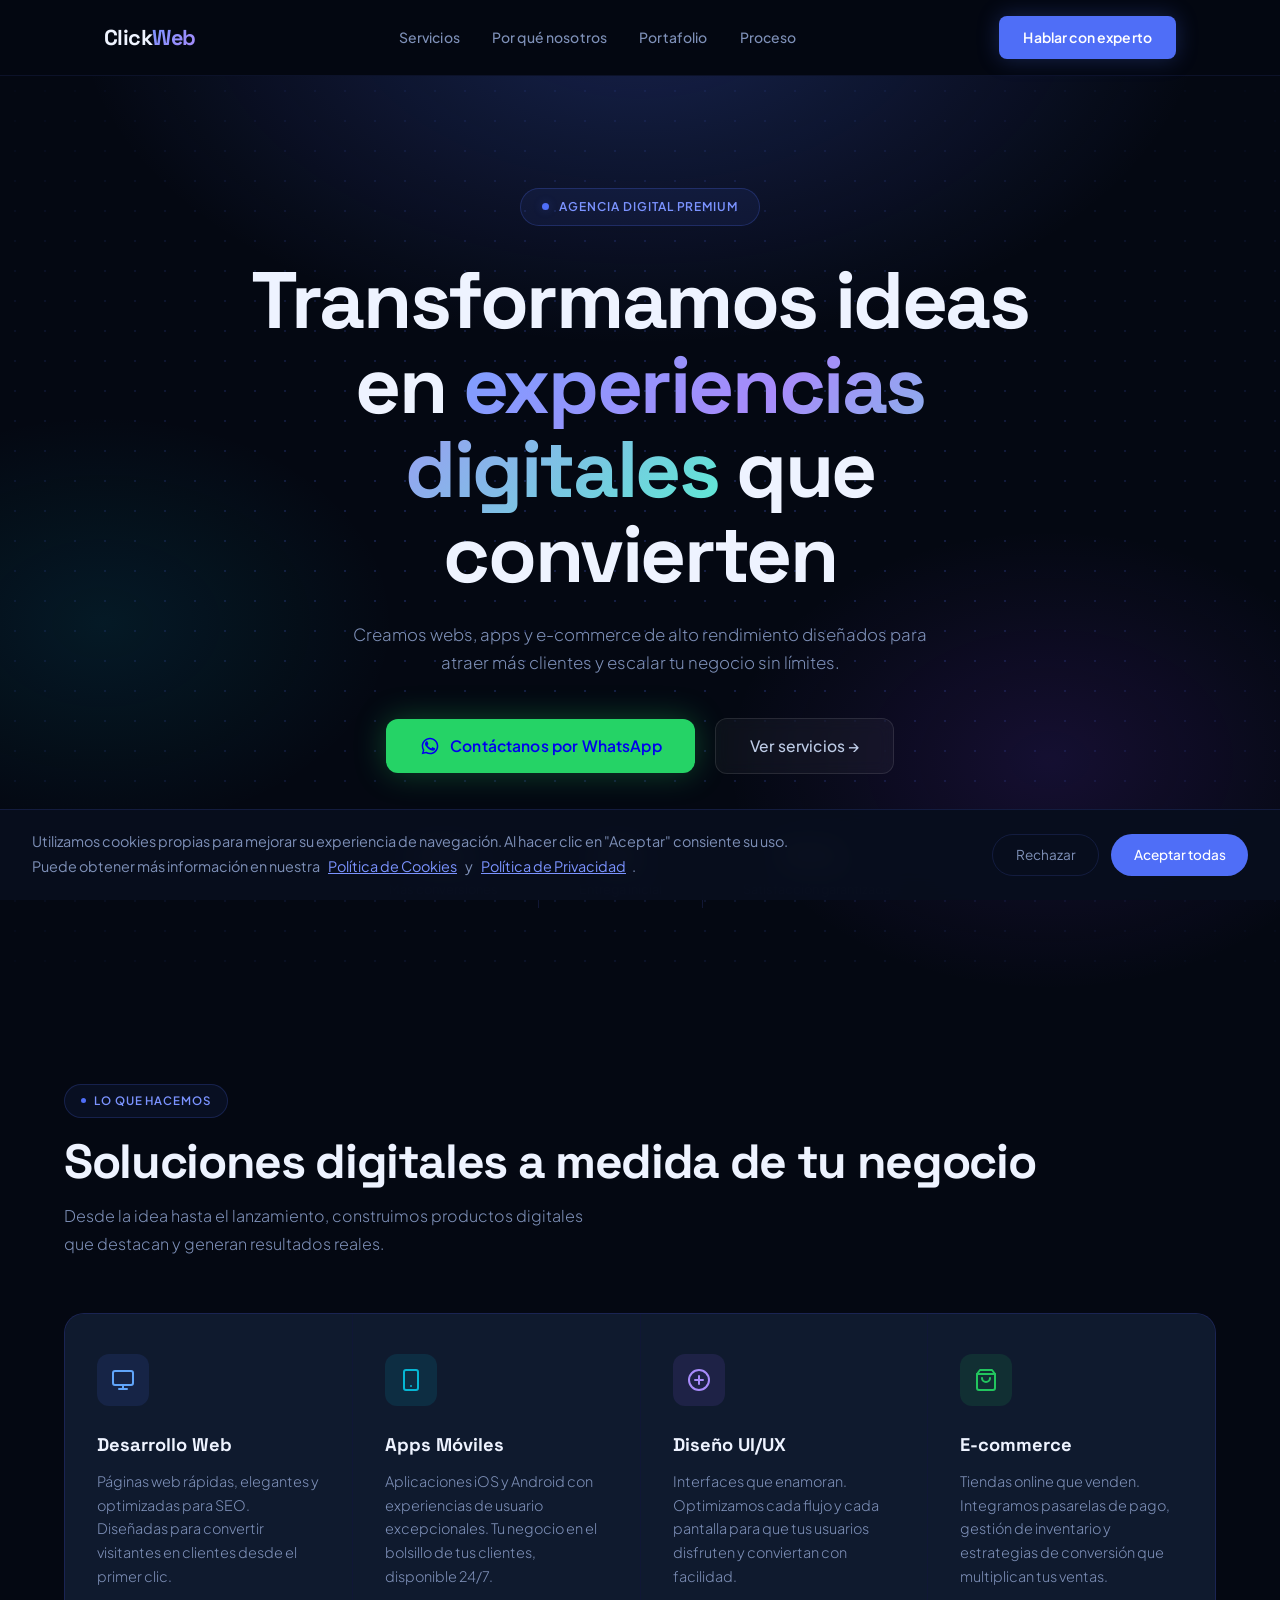
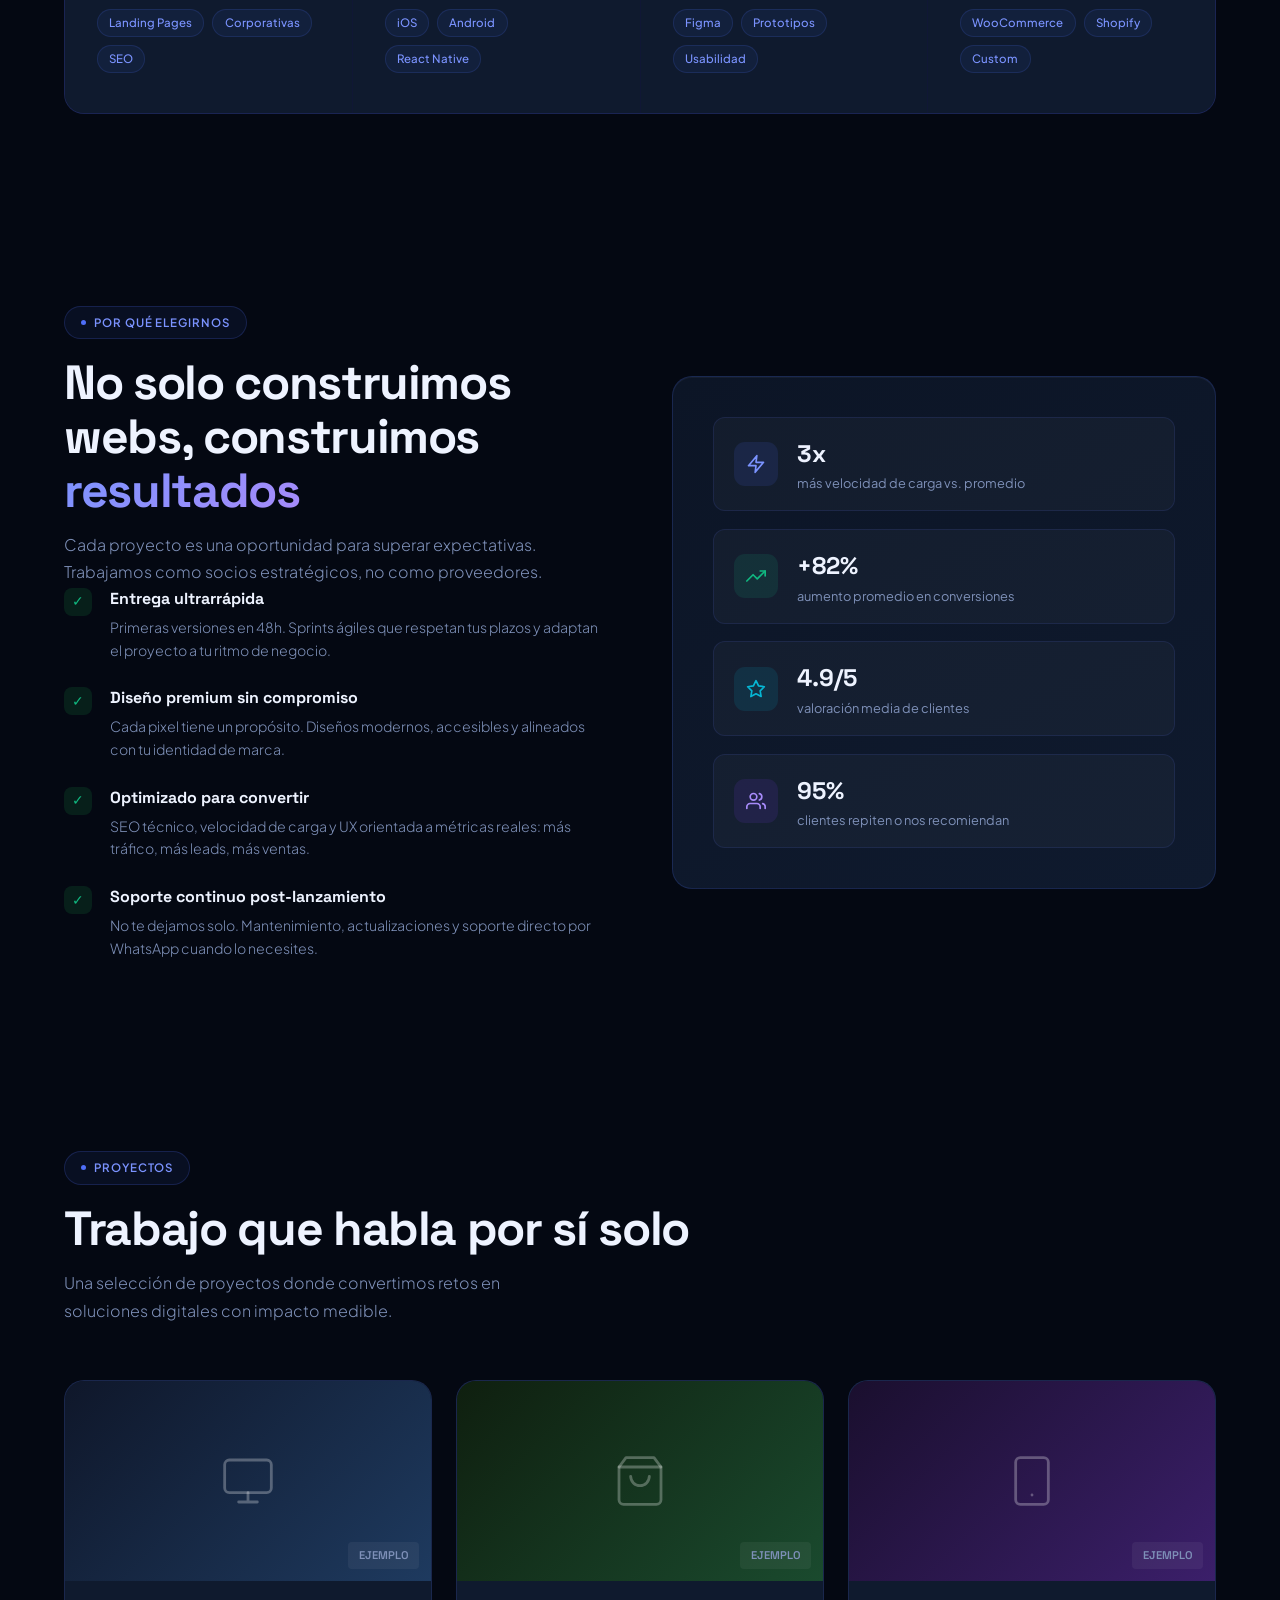
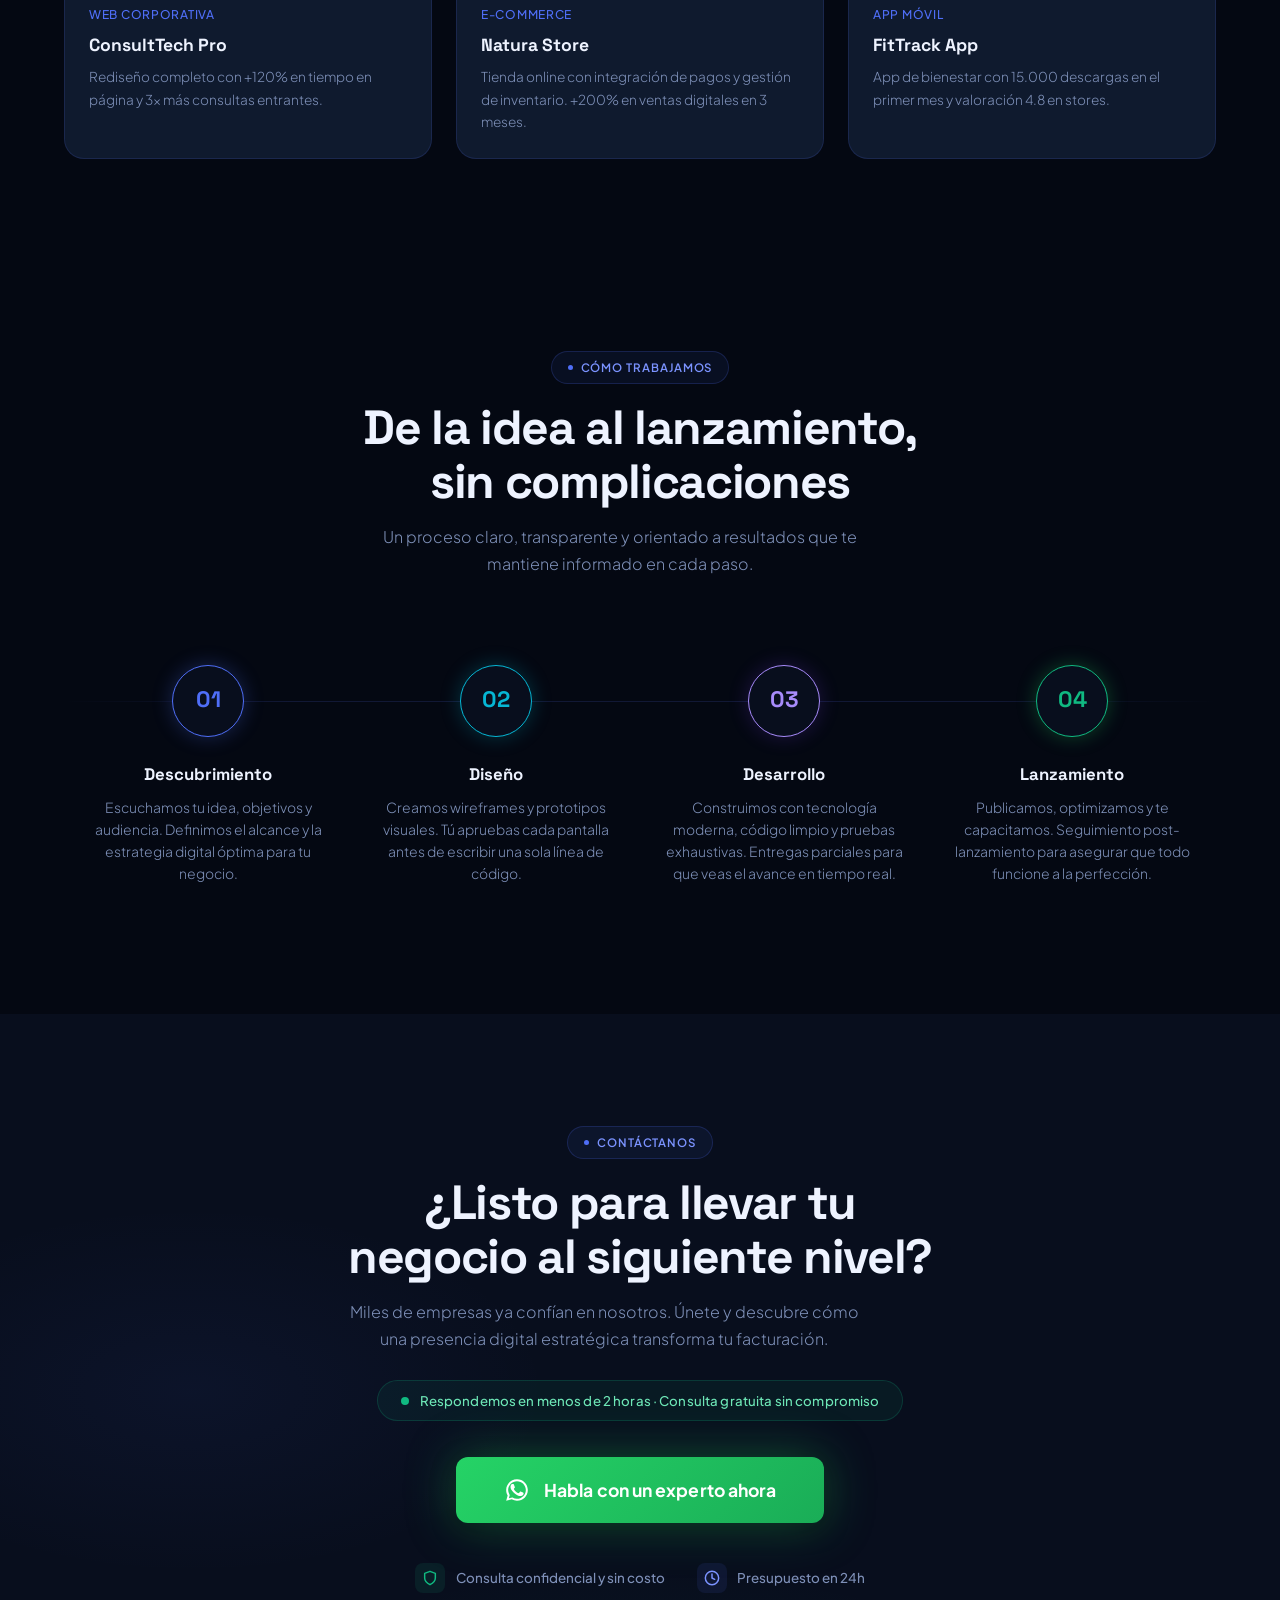
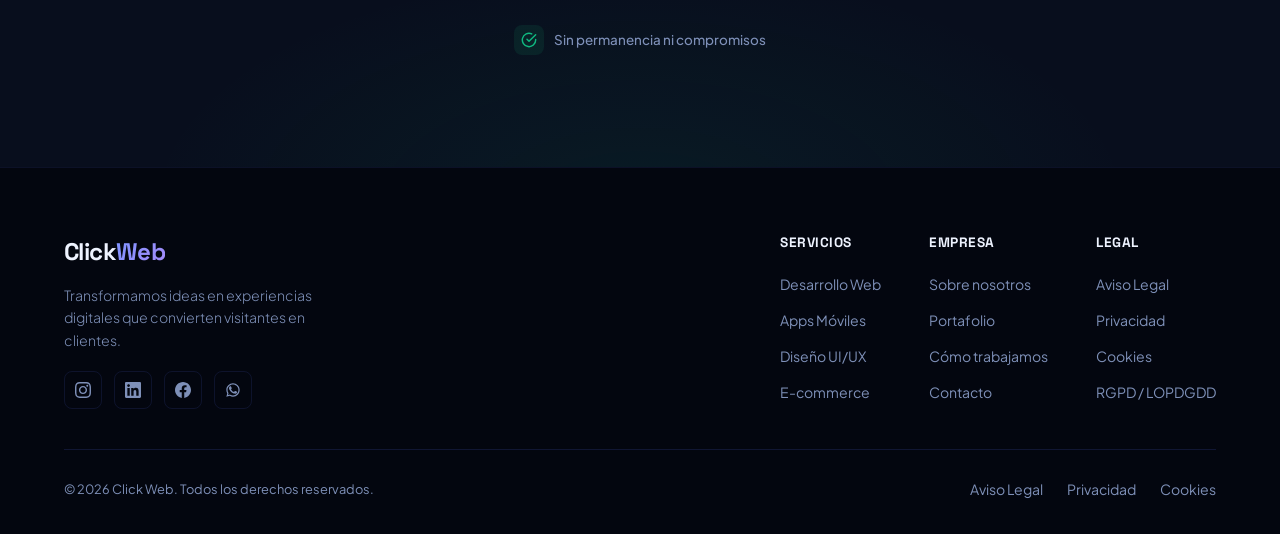
<file: index.html>
<!DOCTYPE html>
<html lang="es">
<head>
  <meta charset="UTF-8" />
  <meta name="viewport" content="width=device-width, initial-scale=1.0" />
  <title>Click Web — Soluciones Digitales que Convierten</title>
  <meta name="description" content="Click Web: desarrollo web, apps móviles, UI/UX y e-commerce. Transformamos ideas en experiencias digitales que generan resultados." />
  <meta name="robots" content="index, follow" />
  <meta name="author" content="Click Web" />
  <meta name="theme-color" content="#4f6ef7" />
  <link rel="icon" href="assets/img/favicon.svg" type="image/svg+xml" />
  <link rel="apple-touch-icon" href="assets/img/favicon.svg" />
  <meta property="og:type" content="website" />
  <meta property="og:title" content="Click Web — Soluciones Digitales que Convierten" />
  <meta property="og:description" content="Click Web: desarrollo web, apps móviles, UI/UX y e-commerce. Transformamos ideas en experiencias digitales que generan resultados." />
  <meta property="og:locale" content="es_CO" />
  <meta property="og:url" content="https://clickweb.co/" />
  <meta property="og:image" content="https://clickweb.co/assets/img/og-image.jpg" />
  <meta name="twitter:card" content="summary_large_image" />
  <meta name="twitter:title" content="Click Web — Soluciones Digitales que Convierten" />
  <meta name="twitter:description" content="Click Web: desarrollo web, apps móviles, UI/UX y e-commerce. Transformamos ideas en experiencias digitales que generan resultados." />
  <meta name="twitter:image" content="https://clickweb.co/assets/img/og-image.jpg" />
  <link rel="canonical" href="https://clickweb.co/" />
  <link rel="preconnect" href="https://fonts.googleapis.com" />
  <link rel="preconnect" href="https://fonts.gstatic.com" crossorigin />
  <link href="https://fonts.googleapis.com/css2?family=Space+Grotesk:wght@400;500;600;700&family=Plus+Jakarta+Sans:ital,wght@0,300;0,400;0,500;0,600;1,400&display=swap" rel="stylesheet" />
  <link rel="stylesheet" href="assets/css/styles.css" />
</head>
<body>
  <a class="skip-link" href="#main-content">Saltar al contenido</a>

  <div id="cookie-banner" class="cookie-banner" role="dialog" aria-label="Aviso de cookies" aria-hidden="true">
    <p>Utilizamos cookies propias para mejorar su experiencia de navegación. Al hacer clic en "Aceptar" consiente su uso. Puede obtener más información en nuestra <button class="link-button" data-open-modal="modal-cookies">Política de Cookies</button> y <button class="link-button" data-open-modal="modal-privacidad">Política de Privacidad</button>.</p>
    <div class="cookie-btns">
      <button type="button" class="btn-cookie-reject" data-cookie-action="reject">Rechazar</button>
      <button type="button" class="btn-cookie-accept" data-cookie-action="accept">Aceptar todas</button>
    </div>
  </div>

  <header class="site-header">
    <nav class="site-nav" aria-label="Navegación principal">
      <a href="./" class="nav-logo">Click<span>Web</span></a>
      <button id="burgerButton" class="nav-burger" aria-controls="mobileNav" aria-expanded="false" aria-label="Abrir menú">
        <span></span>
        <span></span>
        <span></span>
      </button>
      <ul class="nav-links">
        <li><a href="#servicios">Servicios</a></li>
        <li><a href="#por-que">Por qué nosotros</a></li>
        <li><a href="#portafolio">Portafolio</a></li>
        <li><a href="#proceso">Proceso</a></li>
      </ul>
      <a class="nav-cta" href="https://wa.me/573001234567?text=Hola%20Click%20Web%2C%20me%20gustar%C3%ADa%20hablar%20sobre%20mi%20proyecto%20digital.%20%C2%BFPodemos%20agendar%20una%20llamada%3F" target="_blank" rel="noopener noreferrer">Hablar con experto</a>
    </nav>

    <nav id="mobileNav" class="mobile-nav" aria-label="Menú móvil" aria-hidden="true">
      <button class="mobile-nav-close" id="mobileNavClose" type="button" aria-label="Cerrar menú">
        <svg width="22" height="22" viewBox="0 0 24 24" fill="none" stroke="currentColor" stroke-width="2.5" stroke-linecap="round" aria-hidden="true"><path d="M18 6L6 18M6 6l12 12"/></svg>
      </button>
      <a href="#servicios">Servicios</a>
      <a href="#por-que">Por qué nosotros</a>
      <a href="#portafolio">Portafolio</a>
      <a href="#proceso">Proceso</a>
      <a class="mobile-nav-cta" href="https://wa.me/573001234567?text=Hola%20Click%20Web%2C%20me%20gustar%C3%ADa%20hablar%20sobre%20mi%20proyecto%20digital.%20%C2%BFPodemos%20agendar%20una%20llamada%3F" target="_blank" rel="noopener noreferrer">
        Contáctanos
        <svg width="14" height="14" viewBox="0 0 24 24" fill="none" stroke="currentColor" stroke-width="2.5" stroke-linecap="round" stroke-linejoin="round" aria-hidden="true"><path d="M18 13v6a2 2 0 01-2 2H5a2 2 0 01-2-2V8a2 2 0 012-2h6"/><polyline points="15 3 21 3 21 9"/><line x1="10" y1="14" x2="21" y2="3"/></svg>
      </a>
    </nav>
  </header>

  <main id="main-content">
    <section id="hero" class="hero" aria-labelledby="hero-title">
      <div class="hero-bg"></div>
      <div class="hero-grid"></div>
      <div class="hero-content">
        <div class="hero-badge">Agencia Digital Premium</div>
        <h1 id="hero-title">Transformamos ideas en <span class="grad">experiencias digitales</span> que convierten</h1>
        <p class="hero-sub">Creamos webs, apps y e-commerce de alto rendimiento diseñados para atraer más clientes y escalar tu negocio sin límites.</p>
        <div class="hero-btns">
          <a class="btn-wa" href="https://wa.me/573001234567?text=Hola%20Click%20Web%2C%20me%20gustar%C3%ADa%20hablar%20sobre%20mi%20proyecto%20digital.%20%C2%BFPodemos%20agendar%20una%20llamada%3F" target="_blank" rel="noopener noreferrer">
            <svg width="20" height="20" viewBox="0 0 24 24" fill="currentColor" aria-hidden="true"><path d="M17.472 14.382c-.297-.149-1.758-.867-2.03-.967-.273-.099-.471-.148-.67.15-.197.297-.767.966-.94 1.164-.173.199-.347.223-.644.075-.297-.15-1.255-.463-2.39-1.475-.883-.788-1.48-1.761-1.653-2.059-.173-.297-.018-.458.13-.606.134-.133.298-.347.446-.52.149-.174.198-.298.298-.497.099-.198.05-.371-.025-.52-.075-.149-.669-1.612-.916-2.207-.242-.579-.487-.5-.669-.51-.173-.008-.371-.01-.57-.01-.198 0-.52.074-.792.372-.272.297-1.04 1.016-1.04 2.479 0 1.462 1.065 2.875 1.213 3.074.149.198 2.096 3.2 5.077 4.487.709.306 1.262.489 1.694.625.712.227 1.36.195 1.871.118.571-.085 1.758-.719 2.006-1.413.248-.694.248-1.289.173-1.413-.074-.124-.272-.198-.57-.347z"/><path d="M11.999 2C6.478 2 2 6.478 2 12c0 1.85.504 3.58 1.38 5.07L2 22l5.13-1.347A9.953 9.953 0 0012 22c5.522 0 10-4.478 10-10S17.522 2 12 2zm0 18.153a8.128 8.128 0 01-4.146-1.134l-.298-.177-3.046.798.814-2.974-.194-.306A8.113 8.113 0 013.847 12c0-4.497 3.657-8.153 8.152-8.153 4.496 0 8.153 3.656 8.153 8.153 0 4.496-3.657 8.153-8.153 8.153z"/></svg>
            Contáctanos por WhatsApp
          </a>
          <a class="btn-secondary" href="#servicios">Ver servicios →</a>
        </div>
        <div class="hero-stats">
          <div class="stat"><div class="stat-num">+80<span>%</span></div><div class="stat-label">Más conversiones</div></div>
          <div class="stat"><div class="stat-num">48<span>h</span></div><div class="stat-label">Entrega inicial</div></div>
          <div class="stat"><div class="stat-num">100<span>%</span></div><div class="stat-label">Satisfacción garantizada</div></div>
        </div>
      </div>
    </section>

    <section id="servicios" class="section section-services" aria-labelledby="servicios-title">
      <div class="section-head reveal">
        <span class="section-tag">Lo que hacemos</span>
        <h2 id="servicios-title" class="section-title">Soluciones digitales a medida de tu negocio</h2>
        <p class="section-sub">Desde la idea hasta el lanzamiento, construimos productos digitales que destacan y generan resultados reales.</p>
      </div>
      <div class="services-grid reveal">
        <article class="service-card">
          <div class="svc-icon blue" aria-hidden="true">
            <svg width="24" height="24" viewBox="0 0 24 24" fill="none" stroke="#60a5fa" stroke-width="2" stroke-linecap="round" stroke-linejoin="round"><rect x="2" y="3" width="20" height="14" rx="2"/><path d="M8 21h8M12 17v4"/></svg>
          </div>
          <h3 class="svc-title">Desarrollo Web</h3>
          <p class="svc-desc">Páginas web rápidas, elegantes y optimizadas para SEO. Diseñadas para convertir visitantes en clientes desde el primer clic.</p>
          <div class="svc-tags"><span class="svc-tag">Landing Pages</span><span class="svc-tag">Corporativas</span><span class="svc-tag">SEO</span></div>
        </article>
        <article class="service-card">
          <div class="svc-icon cyan" aria-hidden="true">
            <svg width="24" height="24" viewBox="0 0 24 24" fill="none" stroke="#06b6d4" stroke-width="2" stroke-linecap="round" stroke-linejoin="round"><rect x="5" y="2" width="14" height="20" rx="2"/><path d="M12 18h.01"/></svg>
          </div>
          <h3 class="svc-title">Apps Móviles</h3>
          <p class="svc-desc">Aplicaciones iOS y Android con experiencias de usuario excepcionales. Tu negocio en el bolsillo de tus clientes, disponible 24/7.</p>
          <div class="svc-tags"><span class="svc-tag">iOS</span><span class="svc-tag">Android</span><span class="svc-tag">React Native</span></div>
        </article>
        <article class="service-card">
          <div class="svc-icon purple" aria-hidden="true">
            <svg width="24" height="24" viewBox="0 0 24 24" fill="none" stroke="#a78bfa" stroke-width="2" stroke-linecap="round" stroke-linejoin="round"><circle cx="12" cy="12" r="10"/><path d="M8 12h8M12 8v8"/></svg>
          </div>
          <h3 class="svc-title">Diseño UI/UX</h3>
          <p class="svc-desc">Interfaces que enamoran. Optimizamos cada flujo y cada pantalla para que tus usuarios disfruten y conviertan con facilidad.</p>
          <div class="svc-tags"><span class="svc-tag">Figma</span><span class="svc-tag">Prototipos</span><span class="svc-tag">Usabilidad</span></div>
        </article>
        <article class="service-card">
          <div class="svc-icon green" aria-hidden="true">
            <svg width="24" height="24" viewBox="0 0 24 24" fill="none" stroke="#22c55e" stroke-width="2" stroke-linecap="round" stroke-linejoin="round"><path d="M6 2L3 6v14a2 2 0 002 2h14a2 2 0 002-2V6l-3-4z"/><line x1="3" y1="6" x2="21" y2="6"/><path d="M16 10a4 4 0 01-8 0"/></svg>
          </div>
          <h3 class="svc-title">E-commerce</h3>
          <p class="svc-desc">Tiendas online que venden. Integramos pasarelas de pago, gestión de inventario y estrategias de conversión que multiplican tus ventas.</p>
          <div class="svc-tags"><span class="svc-tag">WooCommerce</span><span class="svc-tag">Shopify</span><span class="svc-tag">Custom</span></div>
        </article>
      </div>
    </section>

    <section id="por-que" class="section section-why" aria-labelledby="por-que-title">
      <div class="why-grid">
        <div class="reveal">
          <span class="section-tag">Por qué elegirnos</span>
          <h2 id="por-que-title" class="section-title">No solo construimos webs, construimos <span class="accent-text">resultados</span></h2>
          <p class="section-sub">Cada proyecto es una oportunidad para superar expectativas. Trabajamos como socios estratégicos, no como proveedores.</p>
          <div class="benefits">
            <div class="benefit">
              <div class="benefit-check" aria-hidden="true">✓</div>
              <div><div class="benefit-title">Entrega ultrarrápida</div><div class="benefit-desc">Primeras versiones en 48h. Sprints ágiles que respetan tus plazos y adaptan el proyecto a tu ritmo de negocio.</div></div>
            </div>
            <div class="benefit">
              <div class="benefit-check" aria-hidden="true">✓</div>
              <div><div class="benefit-title">Diseño premium sin compromiso</div><div class="benefit-desc">Cada pixel tiene un propósito. Diseños modernos, accesibles y alineados con tu identidad de marca.</div></div>
            </div>
            <div class="benefit">
              <div class="benefit-check" aria-hidden="true">✓</div>
              <div><div class="benefit-title">Optimizado para convertir</div><div class="benefit-desc">SEO técnico, velocidad de carga y UX orientada a métricas reales: más tráfico, más leads, más ventas.</div></div>
            </div>
            <div class="benefit">
              <div class="benefit-check" aria-hidden="true">✓</div>
              <div><div class="benefit-title">Soporte continuo post-lanzamiento</div><div class="benefit-desc">No te dejamos solo. Mantenimiento, actualizaciones y soporte directo por WhatsApp cuando lo necesites.</div></div>
            </div>
          </div>
        </div>
        <div class="why-visual reveal" aria-hidden="true">
          <div class="why-metric">
            <div class="why-metric-icon wmi-blue" aria-hidden="true">
              <svg width="20" height="20" viewBox="0 0 24 24" fill="none" stroke="currentColor" stroke-width="2" stroke-linecap="round" stroke-linejoin="round"><polygon points="13 2 3 14 12 14 11 22 21 10 12 10 13 2"/></svg>
            </div>
            <div><div class="why-metric-num">3x</div><div class="why-metric-label">más velocidad de carga vs. promedio</div></div>
          </div>
          <div class="why-metric">
            <div class="why-metric-icon wmi-green" aria-hidden="true">
              <svg width="20" height="20" viewBox="0 0 24 24" fill="none" stroke="currentColor" stroke-width="2" stroke-linecap="round" stroke-linejoin="round"><polyline points="23 6 13.5 15.5 8.5 10.5 1 18"/><polyline points="17 6 23 6 23 12"/></svg>
            </div>
            <div><div class="why-metric-num">+82%</div><div class="why-metric-label">aumento promedio en conversiones</div></div>
          </div>
          <div class="why-metric">
            <div class="why-metric-icon wmi-cyan" aria-hidden="true">
              <svg width="20" height="20" viewBox="0 0 24 24" fill="none" stroke="currentColor" stroke-width="2" stroke-linecap="round" stroke-linejoin="round"><polygon points="12 2 15.09 8.26 22 9.27 17 14.14 18.18 21.02 12 17.77 5.82 21.02 7 14.14 2 9.27 8.91 8.26 12 2"/></svg>
            </div>
            <div><div class="why-metric-num">4.9/5</div><div class="why-metric-label">valoración media de clientes</div></div>
          </div>
          <div class="why-metric">
            <div class="why-metric-icon wmi-violet" aria-hidden="true">
              <svg width="20" height="20" viewBox="0 0 24 24" fill="none" stroke="currentColor" stroke-width="2" stroke-linecap="round" stroke-linejoin="round"><path d="M17 21v-2a4 4 0 0 0-4-4H5a4 4 0 0 0-4 4v2"/><circle cx="9" cy="7" r="4"/><path d="M23 21v-2a4 4 0 0 0-3-3.87"/><path d="M16 3.13a4 4 0 0 1 0 7.75"/></svg>
            </div>
            <div><div class="why-metric-num">95%</div><div class="why-metric-label">clientes repiten o nos recomiendan</div></div>
          </div>
        </div>
      </div>
    </section>

    <section id="portafolio" class="section section-portfolio" aria-labelledby="portafolio-title">
      <div class="section-head reveal">
        <span class="section-tag">Proyectos</span>
        <h2 id="portafolio-title" class="section-title">Trabajo que habla por sí solo</h2>
        <p class="section-sub">Una selección de proyectos donde convertimos retos en soluciones digitales con impacto medible.</p>
      </div>
      <div class="portfolio-grid reveal">
        <article class="portfolio-card">
          <div class="portfolio-thumb portfolio-thumb-1" aria-hidden="true">
            <div class="portfolio-thumb-icon">
              <svg width="56" height="56" viewBox="0 0 24 24" fill="none" stroke="currentColor" stroke-width="1.2" stroke-linecap="round" stroke-linejoin="round"><rect x="2" y="3" width="20" height="14" rx="2"/><path d="M8 21h8M12 17v4"/></svg>
            </div>
            <div class="portfolio-overlay"><span>Ver proyecto →</span></div>
            <span class="portfolio-mock-label">EJEMPLO</span>
          </div>
          <div class="portfolio-info">
            <p class="portfolio-cat">Web Corporativa</p>
            <h3 class="portfolio-name">ConsultTech Pro</h3>
            <p class="portfolio-desc">Rediseño completo con +120% en tiempo en página y 3x más consultas entrantes.</p>
          </div>
        </article>
        <article class="portfolio-card">
          <div class="portfolio-thumb portfolio-thumb-2" aria-hidden="true">
            <div class="portfolio-thumb-icon">
              <svg width="56" height="56" viewBox="0 0 24 24" fill="none" stroke="currentColor" stroke-width="1.2" stroke-linecap="round" stroke-linejoin="round"><path d="M6 2L3 6v14a2 2 0 002 2h14a2 2 0 002-2V6l-3-4z"/><line x1="3" y1="6" x2="21" y2="6"/><path d="M16 10a4 4 0 01-8 0"/></svg>
            </div>
            <div class="portfolio-overlay"><span>Ver proyecto →</span></div>
            <span class="portfolio-mock-label">EJEMPLO</span>
          </div>
          <div class="portfolio-info">
            <p class="portfolio-cat">E-commerce</p>
            <h3 class="portfolio-name">Natura Store</h3>
            <p class="portfolio-desc">Tienda online con integración de pagos y gestión de inventario. +200% en ventas digitales en 3 meses.</p>
          </div>
        </article>
        <article class="portfolio-card">
          <div class="portfolio-thumb portfolio-thumb-3" aria-hidden="true">
            <div class="portfolio-thumb-icon">
              <svg width="56" height="56" viewBox="0 0 24 24" fill="none" stroke="currentColor" stroke-width="1.2" stroke-linecap="round" stroke-linejoin="round"><rect x="5" y="2" width="14" height="20" rx="2"/><path d="M12 18h.01"/></svg>
            </div>
            <div class="portfolio-overlay"><span>Ver proyecto →</span></div>
            <span class="portfolio-mock-label">EJEMPLO</span>
          </div>
          <div class="portfolio-info">
            <p class="portfolio-cat">App Móvil</p>
            <h3 class="portfolio-name">FitTrack App</h3>
            <p class="portfolio-desc">App de bienestar con 15.000 descargas en el primer mes y valoración 4.8 en stores.</p>
          </div>
        </article>
      </div>
    </section>

    <section id="proceso" class="section section-process" aria-labelledby="proceso-title">
      <div class="section-head reveal section-head-centered">
        <span class="section-tag">Cómo trabajamos</span>
        <h2 id="proceso-title" class="section-title">De la idea al lanzamiento, sin complicaciones</h2>
        <p class="section-sub">Un proceso claro, transparente y orientado a resultados que te mantiene informado en cada paso.</p>
      </div>
      <div class="process-steps reveal">
        <article class="step">
          <div class="step-num s1">01</div>
          <h3 class="step-title">Descubrimiento</h3>
          <p class="step-desc">Escuchamos tu idea, objetivos y audiencia. Definimos el alcance y la estrategia digital óptima para tu negocio.</p>
        </article>
        <article class="step">
          <div class="step-num s2">02</div>
          <h3 class="step-title">Diseño</h3>
          <p class="step-desc">Creamos wireframes y prototipos visuales. Tú apruebas cada pantalla antes de escribir una sola línea de código.</p>
        </article>
        <article class="step">
          <div class="step-num s3">03</div>
          <h3 class="step-title">Desarrollo</h3>
          <p class="step-desc">Construimos con tecnología moderna, código limpio y pruebas exhaustivas. Entregas parciales para que veas el avance en tiempo real.</p>
        </article>
        <article class="step">
          <div class="step-num s4">04</div>
          <h3 class="step-title">Lanzamiento</h3>
          <p class="step-desc">Publicamos, optimizamos y te capacitamos. Seguimiento post-lanzamiento para asegurar que todo funcione a la perfección.</p>
        </article>
      </div>
    </section>

    <section id="contacto" class="section section-contact" aria-labelledby="contacto-title">
      <div class="contact-bg"></div>
      <div class="contact-inner reveal">
        <span class="section-tag">Contáctanos</span>
        <h2 id="contacto-title" class="section-title">¿Listo para llevar tu negocio al siguiente nivel?</h2>
        <p class="section-sub">Miles de empresas ya confían en nosotros. Únete y descubre cómo una presencia digital estratégica transforma tu facturación.</p>
        <div class="urgency-bar">
          <span class="urgency-dot"></span>
          Respondemos en menos de 2 horas · Consulta gratuita sin compromiso
        </div>
        <a class="btn-wa-big" href="https://wa.me/573001234567?text=Hola%20Click%20Web%20%F0%9F%91%8B%20Quiero%20una%20consulta%20gratuita%20para%20mi%20proyecto%20digital.%20%C2%BFTienen%20disponibilidad%20hoy%3F" target="_blank" rel="noopener noreferrer">
          <svg width="26" height="26" viewBox="0 0 24 24" fill="currentColor" aria-hidden="true"><path d="M17.472 14.382c-.297-.149-1.758-.867-2.03-.967-.273-.099-.471-.148-.67.15-.197.297-.767.966-.94 1.164-.173.199-.347.223-.644.075-.297-.15-1.255-.463-2.39-1.475-.883-.788-1.48-1.761-1.653-2.059-.173-.297-.018-.458.13-.606.134-.133.298-.347.446-.52.149-.174.198-.298.298-.497.099-.198.05-.371-.025-.52-.075-.149-.669-1.612-.916-2.207-.242-.579-.487-.5-.669-.51-.173-.008-.371-.01-.57-.01-.198 0-.52.074-.792.372-.272.297-1.04 1.016-1.04 2.479 0 1.462 1.065 2.875 1.213 3.074.149.198 2.096 3.2 5.077 4.487.709.306 1.262.489 1.694.625.712.227 1.36.195 1.871.118.571-.085 1.758-.719 2.006-1.413.248-.694.248-1.289.173-1.413-.074-.124-.272-.198-.57-.347z"/><path d="M11.999 2C6.478 2 2 6.478 2 12c0 1.85.504 3.58 1.38 5.07L2 22l5.13-1.347A9.953 9.953 0 0012 22c5.522 0 10-4.478 10-10S17.522 2 12 2zm0 18.153a8.128 8.128 0 01-4.146-1.134l-.298-.177-3.046.798.814-2.974-.194-.306A8.113 8.113 0 013.847 12c0-4.497 3.657-8.153 8.152-8.153 4.496 0 8.153 3.656 8.153 8.153 0 4.496-3.657 8.153-8.153 8.153z"/></svg>
          Habla con un experto ahora
        </a>
        <div class="contact-trust">
          <p class="trust-item">
            <span class="trust-icon trust-icon--shield" aria-hidden="true">
              <svg width="16" height="16" viewBox="0 0 24 24" fill="none" stroke="currentColor" stroke-width="2.2" stroke-linecap="round" stroke-linejoin="round"><path d="M12 22s8-4 8-10V5l-8-3-8 3v7c0 6 8 10 8 10z"/></svg>
            </span>
            Consulta confidencial y sin costo
          </p>
          <p class="trust-item">
            <span class="trust-icon trust-icon--clock" aria-hidden="true">
              <svg width="16" height="16" viewBox="0 0 24 24" fill="none" stroke="currentColor" stroke-width="2.2" stroke-linecap="round" stroke-linejoin="round"><circle cx="12" cy="12" r="10"/><polyline points="12 6 12 12 16 14"/></svg>
            </span>
            Presupuesto en 24h
          </p>
          <p class="trust-item">
            <span class="trust-icon trust-icon--check" aria-hidden="true">
              <svg width="16" height="16" viewBox="0 0 24 24" fill="none" stroke="currentColor" stroke-width="2.2" stroke-linecap="round" stroke-linejoin="round"><path d="M22 11.08V12a10 10 0 1 1-5.93-9.14"/><polyline points="22 4 12 14.01 9 11.01"/></svg>
            </span>
            Sin permanencia ni compromisos
          </p>
        </div>
      </div>
    </section>
  </main>

  <footer class="site-footer">
    <div class="footer-main">
      <div class="footer-brand">
        <a href="./" class="nav-logo">Click<span>Web</span></a>
        <p class="footer-tagline">Transformamos ideas en experiencias digitales que convierten visitantes en clientes.</p>
        <div class="socials">
          <a href="#" class="social-link" aria-label="Instagram">
            <svg width="16" height="16" viewBox="0 0 24 24" fill="currentColor" aria-hidden="true"><path d="M12 2.163c3.204 0 3.584.012 4.85.07 3.252.148 4.771 1.691 4.919 4.919.058 1.265.069 1.645.069 4.849 0 3.205-.012 3.584-.069 4.849-.149 3.225-1.664 4.771-4.919 4.919-1.266.058-1.644.07-4.85.07-3.204 0-3.584-.012-4.849-.07-3.26-.149-4.771-1.699-4.919-4.92-.058-1.265-.07-1.644-.07-4.849 0-3.204.013-3.583.07-4.849.149-3.227 1.664-4.771 4.919-4.919 1.266-.057 1.645-.069 4.849-.069zm0-2.163c-3.259 0-3.667.014-4.947.072-4.358.2-6.78 2.618-6.98 6.98-.059 1.281-.073 1.689-.073 4.948 0 3.259.014 3.668.072 4.948.2 4.358 2.618 6.78 6.98 6.98 1.281.058 1.689.072 4.948.072 3.259 0 3.668-.014 4.948-.072 4.354-.2 6.782-2.618 6.979-6.98.059-1.28.073-1.689.073-4.948 0-3.259-.014-3.667-.072-4.947-.196-4.354-2.617-6.78-6.979-6.98-1.281-.059-1.69-.073-4.949-.073zm0 5.838c-3.403 0-6.162 2.759-6.162 6.162s2.759 6.163 6.162 6.163 6.162-2.759 6.162-6.163c0-3.403-2.759-6.162-6.162-6.162zm0 10.162c-2.209 0-4-1.79-4-4 0-2.209 1.791-4 4-4s4 1.791 4 4c0 2.21-1.791 4-4 4zm6.406-11.845c-.796 0-1.441.645-1.441 1.44s.645 1.44 1.441 1.44c.795 0 1.439-.645 1.439-1.44s-.644-1.44-1.439-1.44z"/></svg>
          </a>
          <a href="#" class="social-link" aria-label="LinkedIn">
            <svg width="16" height="16" viewBox="0 0 24 24" fill="currentColor" aria-hidden="true"><path d="M20.447 20.452h-3.554v-5.569c0-1.328-.027-3.037-1.852-3.037-1.853 0-2.136 1.445-2.136 2.939v5.667H9.351V9h3.414v1.561h.046c.477-.9 1.637-1.85 3.37-1.85 3.601 0 4.267 2.37 4.267 5.455v6.286zM5.337 7.433c-1.144 0-2.063-.926-2.063-2.065 0-1.138.92-2.063 2.063-2.063 1.14 0 2.064.925 2.064 2.063 0 1.139-.925 2.065-2.064 2.065zm1.782 13.019H3.555V9h3.564v11.452zM22.225 0H1.771C.792 0 0 .774 0 1.729v20.542C0 23.227.792 24 1.771 24h20.451C23.2 24 24 23.227 24 22.271V1.729C24 .774 23.2 0 22.222 0h.003z"/></svg>
          </a>
          <a href="#" class="social-link" aria-label="Facebook">
            <svg width="16" height="16" viewBox="0 0 24 24" fill="currentColor" aria-hidden="true"><path d="M24 12.073c0-6.627-5.373-12-12-12s-12 5.373-12 12c0 5.99 4.388 10.954 10.125 11.854v-8.385H7.078v-3.47h3.047V9.43c0-3.007 1.792-4.669 4.533-4.669 1.312 0 2.686.235 2.686.235v2.953H15.83c-1.491 0-1.956.925-1.956 1.874v2.25h3.328l-.532 3.47h-2.796v8.385C19.612 23.027 24 18.062 24 12.073z"/></svg>
          </a>
          <a href="https://wa.me/573001234567" target="_blank" rel="noopener noreferrer" class="social-link" aria-label="WhatsApp">
            <svg width="16" height="16" viewBox="0 0 24 24" fill="currentColor" aria-hidden="true"><path d="M17.472 14.382c-.297-.149-1.758-.867-2.03-.967-.273-.099-.471-.148-.67.15-.197.297-.767.966-.94 1.164-.173.199-.347.223-.644.075-.297-.15-1.255-.463-2.39-1.475-.883-.788-1.48-1.761-1.653-2.059-.173-.297-.018-.458.13-.606.134-.133.298-.347.446-.52.149-.174.198-.298.298-.497.099-.198.05-.371-.025-.52-.075-.149-.669-1.612-.916-2.207-.242-.579-.487-.5-.669-.51-.173-.008-.371-.01-.57-.01-.198 0-.52.074-.792.372-.272.297-1.04 1.016-1.04 2.479 0 1.462 1.065 2.875 1.213 3.074.149.198 2.096 3.2 5.077 4.487.709.306 1.262.489 1.694.625.712.227 1.36.195 1.871.118.571-.085 1.758-.719 2.006-1.413.248-.694.248-1.289.173-1.413-.074-.124-.272-.198-.57-.347z"/><path d="M11.999 2C6.478 2 2 6.478 2 12c0 1.85.504 3.58 1.38 5.07L2 22l5.13-1.347A9.953 9.953 0 0012 22c5.522 0 10-4.478 10-10S17.522 2 12 2zm0 18.153a8.128 8.128 0 01-4.146-1.134l-.298-.177-3.046.798.814-2.974-.194-.306A8.113 8.113 0 013.847 12c0-4.497 3.657-8.153 8.152-8.153 4.496 0 8.153 3.656 8.153 8.153 0 4.496-3.657 8.153-8.153 8.153z"/></svg>
          </a>
        </div>
      </div>

      <div class="footer-links">
        <div class="footer-col">
          <h4>Servicios</h4>
          <ul>
            <li><a href="#servicios">Desarrollo Web</a></li>
            <li><a href="#servicios">Apps Móviles</a></li>
            <li><a href="#servicios">Diseño UI/UX</a></li>
            <li><a href="#servicios">E-commerce</a></li>
          </ul>
        </div>
        <div class="footer-col">
          <h4>Empresa</h4>
          <ul>
            <li><a href="#por-que">Sobre nosotros</a></li>
            <li><a href="#portafolio">Portafolio</a></li>
            <li><a href="#proceso">Cómo trabajamos</a></li>
            <li><a href="#contacto">Contacto</a></li>
          </ul>
        </div>
        <div class="footer-col">
          <h4>Legal</h4>
          <ul>
            <li><button class="link-button" data-open-modal="modal-aviso">Aviso Legal</button></li>
            <li><button class="link-button" data-open-modal="modal-privacidad">Privacidad</button></li>
            <li><button class="link-button" data-open-modal="modal-cookies">Cookies</button></li>
            <li><button class="link-button" data-open-modal="modal-rgpd">RGPD / LOPDGDD</button></li>
          </ul>
        </div>
      </div>
    </div>

    <div class="footer-bottom">
      <p class="footer-copy">© 2026 Click Web. Todos los derechos reservados.</p>
      <div class="footer-legal">
        <button class="link-button" data-open-modal="modal-aviso">Aviso Legal</button>
        <button class="link-button" data-open-modal="modal-privacidad">Privacidad</button>
        <button class="link-button" data-open-modal="modal-cookies">Cookies</button>
      </div>
    </div>
  </footer>

  <div class="modal-overlay" id="modal-aviso" role="dialog" aria-modal="true" aria-labelledby="aviso-title" aria-hidden="true">
    <div class="modal">
      <button class="modal-close" type="button" data-close-modal="modal-aviso" aria-label="Cerrar">×</button>
      <h2 id="aviso-title">Aviso Legal</h2>
      <h3>1. Identificación del Responsable</h3>
      <p><strong>Razón Social:</strong> Click Web S.A.S.<br>
      <strong>CIF/NIT:</strong> [Número de identificación tributaria]<br>
      <strong>Domicilio social:</strong> [Dirección completa]<br>
      <strong>Correo electrónico:</strong> legal@clickweb.co<br>
      <strong>Teléfono:</strong> +57 300 123 4567</p>
      <h3>2. Objeto y Ámbito de Aplicación</h3>
      <p>El presente Aviso Legal regula el acceso y uso del sitio web <strong>clickweb.co</strong> (en adelante, "el Sitio Web"), titularidad de Click Web S.A.S., con domicilio en Colombia. El acceso al Sitio Web implica la aceptación plena y sin reservas de todas y cada una de las disposiciones incluidas en este Aviso Legal.</p>
      <h3>3. Condiciones de Uso</h3>
      <p>El usuario se compromete a hacer un uso adecuado del Sitio Web y a no emplearlo para actividades ilícitas, contrarias a la buena fe o al orden público. Click Web S.A.S. se reserva el derecho a denegar o retirar el acceso al Sitio Web a cualquier usuario que incumpla estas condiciones.</p>
      <h3>4. Propiedad Intelectual e Industrial</h3>
      <p>Todos los contenidos del Sitio Web (textos, fotografías, gráficos, imágenes, iconos, tecnología, software, marcas, etc.) son titularidad de Click Web S.A.S. o de terceros que han autorizado su uso. Queda expresamente prohibida su reproducción, distribución, comunicación pública o transformación sin autorización previa y por escrito.</p>
      <h3>5. Exclusión de Responsabilidad</h3>
      <p>Click Web S.A.S. no se responsabiliza de los daños o perjuicios de cualquier naturaleza que puedan derivarse del acceso o uso del Sitio Web, incluyendo los causados por virus informáticos o los producidos por el mal uso de los contenidos.</p>
      <h3>6. Legislación Aplicable y Jurisdicción</h3>
      <p>Este Aviso Legal se rige por la legislación colombiana vigente. Para cualquier controversia serán competentes los Juzgados y Tribunales de la ciudad de Bogotá, Colombia.</p>
    </div>
  </div>

  <div class="modal-overlay" id="modal-privacidad" role="dialog" aria-modal="true" aria-labelledby="privacidad-title" aria-hidden="true">
    <div class="modal">
      <button class="modal-close" type="button" data-close-modal="modal-privacidad" aria-label="Cerrar">×</button>
      <h2 id="privacidad-title">Política de Privacidad</h2>
      <h3>1. Responsable del Tratamiento</h3>
      <p>Click Web S.A.S., con domicilio en Colombia, es el responsable del tratamiento de los datos personales recabados a través de este Sitio Web, de conformidad con el Reglamento (UE) 2016/679 (RGPD), la Ley Orgánica 3/2018 (LOPDGDD) para usuarios en España/UE, y la Ley 1581 de 2012 de Protección de Datos Personales de Colombia.</p>
      <h3>2. Datos Personales Recabados</h3>
      <ul>
        <li>Datos de contacto: nombre, número de teléfono (WhatsApp), correo electrónico.</li>
        <li>Datos de navegación: dirección IP, tipo de navegador, páginas visitadas (ver Política de Cookies).</li>
      </ul>
      <h3>3. Finalidad y Base Legitimadora</h3>
      <p>Los datos se tratan para: (a) gestionar las consultas comerciales y dar respuesta a través de WhatsApp o email —base legal: ejecución de un contrato o medidas precontractuales—; (b) enviar comunicaciones comerciales con su consentimiento previo (base legal: consentimiento del interesado).</p>
      <h3>4. Conservación de los Datos</h3>
      <p>Los datos se conservarán durante el tiempo necesario para la prestación del servicio y, en su caso, durante los plazos legales aplicables. Los datos de comunicaciones comerciales se conservarán hasta que el interesado retire su consentimiento.</p>
      <h3>5. Comunicación a Terceros</h3>
      <p>No se cederán datos a terceros salvo obligación legal o encargos de tratamiento necesarios para la prestación del servicio (p. ej. proveedores de hosting o herramientas de analítica bajo acuerdo de confidencialidad).</p>
      <h3>6. Derechos del Interesado</h3>
      <p>Puede ejercer sus derechos de acceso, rectificación, supresión, portabilidad, limitación y oposición enviando un correo a <strong>privacidad@clickweb.co</strong> con su solicitud y documento de identidad. Tiene derecho a presentar una reclamación ante la autoridad de control competente (en Colombia: Superintendencia de Industria y Comercio; en la UE: la AEPD u homóloga).</p>
      <h3>7. Seguridad</h3>
      <p>Click Web adopta las medidas técnicas y organizativas necesarias para garantizar la seguridad de los datos personales y evitar su alteración, pérdida o acceso no autorizado.</p>
    </div>
  </div>

  <div class="modal-overlay" id="modal-cookies" role="dialog" aria-modal="true" aria-labelledby="cookies-title" aria-hidden="true">
    <div class="modal">
      <button class="modal-close" type="button" data-close-modal="modal-cookies" aria-label="Cerrar">×</button>
      <h2 id="cookies-title">Política de Cookies</h2>
      <h3>¿Qué son las cookies?</h3>
      <p>Las cookies son pequeños archivos de texto que se almacenan en su dispositivo cuando visita un sitio web. Permiten recordar sus preferencias y mejorar la experiencia de navegación.</p>
      <h3>Tipos de Cookies que utilizamos</h3>
      <ul>
        <li><strong>Cookies técnicas (necesarias):</strong> Imprescindibles para el funcionamiento del Sitio Web. No requieren consentimiento.</li>
        <li><strong>Cookies analíticas:</strong> Nos permiten analizar el uso del Sitio Web de forma anonimizada para mejorarlo (p. ej. Google Analytics). Requieren su consentimiento.</li>
        <li><strong>Cookies de preferencias:</strong> Recuerdan sus opciones y configuraciones para personalizar su experiencia. Requieren su consentimiento.</li>
      </ul>
      <h3>¿Cómo gestionar las cookies?</h3>
      <p>Puede aceptar, rechazar o gestionar las cookies a través del banner de cookies que aparece al acceder al Sitio Web. Asimismo, puede configurar su navegador para bloquear o eliminar cookies. Tenga en cuenta que deshabilitar ciertas cookies puede afectar la funcionalidad del Sitio Web.</p>
      <h3>Base legal</h3>
      <p>El uso de cookies analíticas y de preferencias se basa en su consentimiento, de conformidad con el RGPD y la normativa colombiana vigente. Puede retirar su consentimiento en cualquier momento.</p>
      <h3>Más información</h3>
      <p>Para más información sobre el tratamiento de sus datos, consulte nuestra <button class="link-button" data-open-modal="modal-privacidad">Política de Privacidad</button>.</p>
    </div>
  </div>

  <div class="modal-overlay" id="modal-rgpd" role="dialog" aria-modal="true" aria-labelledby="rgpd-title" aria-hidden="true">
    <div class="modal">
      <button class="modal-close" type="button" data-close-modal="modal-rgpd" aria-label="Cerrar">×</button>
      <h2 id="rgpd-title">Cumplimiento RGPD / LOPDGDD</h2>
      <h3>Reglamento General de Protección de Datos (RGPD)</h3>
      <p>Click Web S.A.S. trata los datos personales de usuarios de la Unión Europea conforme al Reglamento (UE) 2016/679. Garantizamos el cumplimiento de los principios de licitud, lealtad, transparencia, limitación de la finalidad, minimización de datos, exactitud, limitación del plazo de conservación e integridad y confidencialidad.</p>
      <h3>Ley Orgánica 3/2018 (LOPDGDD) — España</h3>
      <p>Para usuarios residentes en España, complementamos el RGPD con las disposiciones de la LOPDGDD, incluyendo el derecho al olvido digital, el derecho a la portabilidad y el derecho de acceso reforzado. Los interesados pueden ejercer sus derechos dirigiéndose a <strong>privacidad@clickweb.co</strong>.</p>
      <h3>Ley 1581 de 2012 — Colombia</h3>
      <p>En cumplimiento de la Ley Estatutaria 1581 de 2012 y el Decreto 1377 de 2013, Click Web S.A.S. solicita autorización previa, expresa e informada para el tratamiento de datos personales. Los titulares tienen derecho a conocer, actualizar, rectificar y suprimir sus datos, así como a revocar la autorización otorgada.</p>
      <h3>Transferencias Internacionales de Datos</h3>
      <p>En caso de transferir datos fuera de Colombia o del Espacio Económico Europeo, Click Web garantizará que el país destinatario ofrece un nivel adecuado de protección o que se han implementado garantías apropiadas.</p>
      <h3>Libro de Reclamaciones (normativa local)</h3>
      <p>En cumplimiento de normativas locales aplicables, el usuario puede presentar reclamaciones a través del correo <strong>reclamaciones@clickweb.co</strong>. Nos comprometemos a responder en un plazo máximo de 15 días hábiles.</p>
    </div>
  </div>

  <script src="assets/js/scripts.js"></script>
</body>
</html>
</file>
<file: assets/css/styles.css>
:root {
  --night: #040812;
  --deep: #080e1d;
  --surface: #0c1526;
  --card: #0f1a2e;
  --border: rgba(91,115,255,0.15);
  --accent: #4f6ef7;
  --accent-light: #7b93ff;
  --accent-glow: rgba(79,110,247,0.28);
  --violet: #7c3aed;
  --violet-light: #a78bfa;
  --violet-glow: rgba(124,58,237,0.22);
  --cyan: #06b6d4;
  --cyan-glow: rgba(6,182,212,0.25);
  --white: #eef3ff;
  --muted: #7e90b8;
  --text: #bfcde8;
  --green: #10b981;
  --wa: #25D366;
  --wa-dark: #128C7E;
  --max-width: 1200px;
  --radius-sm: 8px;
  --radius-md: 12px;
  --radius-lg: 20px;
}

*, *::before, *::after {
  box-sizing: border-box;
}
html {
  scroll-behavior: smooth;
  font-size: 16px;
}
body {
  margin: 0;
  font-family: 'Plus Jakarta Sans', sans-serif;
  background: var(--night);
  color: var(--text);
  line-height: 1.65;
  min-height: 100vh;
  -webkit-font-smoothing: antialiased;
  -moz-osx-font-smoothing: grayscale;
}

img,
svg {
  display: block;
  max-width: 100%;
}

button,
a {
  font: inherit;
  touch-action: manipulation;
}

button {
  border: none;
  background: none;
  color: inherit;
  cursor: pointer;
}

button:focus-visible,
a:focus-visible {
  outline: 3px solid var(--accent-light);
  outline-offset: 3px;
}

.skip-link {
  position: absolute;
  left: -999px;
  top: auto;
  width: 1px;
  height: 1px;
  overflow: hidden;
}

.skip-link:focus {
  left: 1rem;
  top: 1rem;
  width: auto;
  height: auto;
  padding: 0.9rem 1.2rem;
  background: var(--accent);
  color: #fff;
  border-radius: 8px;
  z-index: 9999;
}

.cookie-banner,
.modal-overlay {
  transition: opacity 0.3s ease, transform 0.3s ease;
}

.cookie-banner {
  position: fixed;
  bottom: 0;
  left: 0;
  right: 0;
  z-index: 9999;
  background: rgba(8,14,29,0.97);
  border-top: 1px solid var(--border);
  padding: 1.25rem 2rem;
  padding-bottom: max(1.25rem, env(safe-area-inset-bottom, 1.25rem));
  padding-left: max(2rem, env(safe-area-inset-left, 2rem));
  padding-right: max(2rem, env(safe-area-inset-right, 2rem));
  display: flex;
  align-items: center;
  justify-content: space-between;
  flex-wrap: wrap;
  gap: 1rem;
  backdrop-filter: blur(14px);
  -webkit-backdrop-filter: blur(14px);
  transform: translateY(110%);
  opacity: 0;
}

.cookie-banner[data-visible="true"] {
  transform: translateY(0);
  opacity: 1;
}

.cookie-banner p {
  font-size: 0.9rem;
  color: var(--muted);
  max-width: 70ch;
  margin: 0;
}

.cookie-banner a,
.link-button {
  color: var(--accent-light);
  text-decoration: underline;
  cursor: pointer;
}

.cookie-btns {
  display: flex;
  gap: 0.75rem;
  flex-shrink: 0;
}

.btn-cookie-accept,
.btn-cookie-reject,
.btn-wa,
.btn-secondary,
.btn-wa-big,
.modal-close {
  border-radius: 999px;
  transition: transform 0.2s ease, background 0.2s ease, box-shadow 0.2s ease;
}

.btn-cookie-accept,
.btn-wa-big,
.nav-cta {
  background: var(--accent);
  color: #fff;
}

.btn-cookie-accept:hover,
.btn-wa:hover,
.btn-wa-big:hover,
.nav-cta:hover {
  transform: translateY(-2px);
}

.btn-cookie-reject,
.btn-secondary {
  color: var(--muted);
  border: 1px solid var(--border);
  padding: 0.55rem 1.4rem;
  background: transparent;
}

.btn-cookie-accept {
  padding: 0.55rem 1.4rem;
  font-size: 0.85rem;
  font-weight: 500;
}

.btn-cookie-reject {
  padding: 0.55rem 1.4rem;
  font-size: 0.85rem;
  font-weight: 400;
}

.nav-cta {
  padding: 0.62rem 1.5rem;
  border-radius: var(--radius-sm);
  text-decoration: none;
  display: inline-flex;
  align-items: center;
  justify-content: center;
  font-size: 0.875rem;
  font-weight: 600;
  letter-spacing: 0.01em;
  box-shadow: 0 0 22px var(--accent-glow);
}

.btn-wa,
.btn-secondary {
  display: inline-flex;
  align-items: center;
  justify-content: center;
  gap: 0.65rem;
  text-decoration: none;
  padding: 0.9rem 2.1rem;
  border-radius: var(--radius-md);
  font-size: 0.975rem;
  font-weight: 600;
  letter-spacing: 0.01em;
}

.btn-wa {
  background: var(--wa);
  box-shadow: 0 0 32px rgba(37,211,102,0.3);
}

.btn-secondary {
  border: 1px solid rgba(255,255,255,0.1);
  color: var(--text);
  font-weight: 500;
  background: rgba(255,255,255,0.04);
  backdrop-filter: blur(8px);
}

.btn-secondary:hover {
  border-color: rgba(79,110,247,0.4);
  color: var(--white);
  background: rgba(79,110,247,0.08);
}

.btn-wa-big {
  display: inline-flex;
  align-items: center;
  justify-content: center;
  gap: 0.9rem;
  background: linear-gradient(135deg, #25D366 0%, #1aad57 100%);
  color: #fff;
  padding: 1.15rem 3rem;
  border-radius: var(--radius-md);
  font-size: 1.1rem;
  font-weight: 700;
  letter-spacing: 0.005em;
  box-shadow: 0 0 50px rgba(37,211,102,0.35), 0 6px 24px rgba(0,0,0,0.4);
  text-decoration: none;
}

.site-header {
  position: sticky;
  top: 0;
  z-index: 100;
  background: rgba(4,8,18,0.82);
  border-bottom: 1px solid rgba(91,115,255,0.1);
  backdrop-filter: blur(20px);
  -webkit-backdrop-filter: blur(20px);
}

.site-nav {
  display: flex;
  align-items: center;
  justify-content: space-between;
  gap: 1rem;
  padding: 1rem 5%;
  max-width: var(--max-width);
  margin: 0 auto;
}

.nav-logo {
  font-family: 'Space Grotesk', sans-serif;
  font-weight: 700;
  font-size: 1.35rem;
  color: var(--white);
  text-decoration: none;
  letter-spacing: -0.025em;
}

.nav-logo span {
  background: linear-gradient(135deg, var(--accent-light), var(--violet-light));
  -webkit-background-clip: text;
  background-clip: text;
  -webkit-text-fill-color: transparent;
}

.nav-links {
  display: flex;
  gap: 2rem;
  list-style: none;
  margin: 0;
  padding: 0;
}

.nav-links a {
  color: var(--muted);
  text-decoration: none;
  font-size: 0.875rem;
  font-weight: 500;
  letter-spacing: 0.01em;
  transition: color 0.2s ease;
}

.nav-links a:hover {
  color: var(--white);
}

.nav-burger {
  display: none;
  width: 46px;
  height: 42px;
  border-radius: 14px;
  background: rgba(255,255,255,0.05);
  border: 1px solid var(--border);
  padding: 0.75rem;
  flex-direction: column;
  align-items: center;
  justify-content: center;
  gap: 5px;
  cursor: pointer;
}

.nav-burger span {
  width: 22px;
  height: 2px;
  background: var(--white);
  border-radius: 2px;
  transition: transform 0.3s ease, opacity 0.3s ease;
  transform-origin: center;
}

.nav-burger[aria-expanded="true"] span:nth-child(1) {
  transform: translateY(7px) rotate(45deg);
}

.nav-burger[aria-expanded="true"] span:nth-child(2) {
  opacity: 0;
  transform: scaleX(0);
}

.nav-burger[aria-expanded="true"] span:nth-child(3) {
  transform: translateY(-7px) rotate(-45deg);
}

.hero {
  min-height: 100vh;
  min-height: 100dvh;
  display: flex;
  align-items: center;
  justify-content: center;
  position: relative;
  overflow: hidden;
  padding: 7rem 5% 5rem;
  text-align: center;
}

.hero-bg,
.hero-grid {
  position: absolute;
  inset: 0;
  z-index: 0;
}

.hero-bg {
  background:
    radial-gradient(ellipse 65% 55% at 50% -8%, rgba(79,110,247,0.26) 0%, transparent 68%),
    radial-gradient(ellipse 42% 42% at 82% 75%, rgba(124,58,237,0.14) 0%, transparent 60%),
    radial-gradient(ellipse 38% 38% at 8% 60%, rgba(6,182,212,0.1) 0%, transparent 60%),
    var(--night);
}

.hero-grid {
  background-image: radial-gradient(rgba(79,110,247,0.22) 1px, transparent 1px);
  background-size: 30px 30px;
  mask-image: radial-gradient(ellipse 80% 70% at 50% 50%, black 25%, transparent 100%);
}

.hero-content {
  position: relative;
  z-index: 1;
  max-width: 860px;
  margin: 0 auto;
}

.hero-badge {
  display: inline-flex;
  align-items: center;
  gap: 0.65rem;
  background: rgba(79,110,247,0.08);
  border: 1px solid rgba(79,110,247,0.24);
  padding: 0.5rem 1.3rem;
  border-radius: 50px;
  font-size: 0.75rem;
  color: var(--accent-light);
  font-weight: 600;
  margin-bottom: 2rem;
  letter-spacing: 0.08em;
  text-transform: uppercase;
}

.hero-badge::before {
  content: '';
  width: 7px;
  height: 7px;
  border-radius: 50%;
  background: var(--accent);
  box-shadow: 0 0 10px var(--accent-glow);
  animation: pulse 2s infinite;
  flex-shrink: 0;
}

h1,
h2,
h3,
h4,
p {
  margin: 0;
}

h1 {
  font-family: 'Space Grotesk', sans-serif;
  font-size: clamp(2.6rem, 6.5vw, 5rem);
  font-weight: 700;
  line-height: 1.06;
  letter-spacing: -0.03em;
  color: var(--white);
  margin-bottom: 1.5rem;
}

.grad {
  background: linear-gradient(135deg, #7b9fff 0%, #a78bfa 42%, #5eead4 100%);
  -webkit-background-clip: text;
  background-clip: text;
  -webkit-text-fill-color: transparent;
}

.section {
  padding: 6rem 5%;
}

.section-title {
  font-family: 'Space Grotesk', sans-serif;
  font-size: clamp(1.9rem, 4vw, 3rem);
  font-weight: 700;
  color: var(--white);
  line-height: 1.12;
  letter-spacing: -0.028em;
  margin-bottom: 0.85rem;
}

.accent-text {
  background: linear-gradient(135deg, var(--accent-light), var(--violet-light));
  -webkit-background-clip: text;
  background-clip: text;
  -webkit-text-fill-color: transparent;
}

.section-sub {
  color: var(--muted);
  max-width: 520px;
  font-size: 1rem;
  line-height: 1.7;
  font-weight: 300;
  margin: 0;
}

.hero-sub {
  color: var(--muted);
  font-size: 1.05rem;
  line-height: 1.7;
  font-weight: 300;
  max-width: 600px;
  margin: 0 auto 2.5rem;
}

.hero-btns {
  display: flex;
  align-items: center;
  justify-content: center;
  gap: 1.25rem;
  flex-wrap: wrap;
}

.hero-stats {
  display: flex;
  justify-content: center;
  align-items: center;
  flex-wrap: wrap;
  margin-top: 3.5rem;
}

.stat {
  text-align: center;
  padding: 0.5rem 2.5rem;
  border-left: 1px solid var(--border);
}

.stat:first-child {
  border-left: none;
  padding-left: 0;
}

.stat:last-child {
  padding-right: 0;
}

.stat-num {
  font-family: 'Space Grotesk', sans-serif;
  font-size: 2.2rem;
  font-weight: 700;
  color: var(--white);
  line-height: 1;
  display: flex;
  align-items: baseline;
  justify-content: center;
  gap: 0.05em;
}

.stat-num span {
  font-size: 1.3rem;
  color: var(--accent);
}

.stat-label {
  font-size: 0.8rem;
  color: var(--muted);
  font-weight: 300;
  margin-top: 0.35rem;
}

.section-head {
  margin-bottom: 3.5rem;
}

.section-tag {
  display: inline-flex;
  align-items: center;
  gap: 0.5rem;
  font-size: 0.72rem;
  font-weight: 600;
  letter-spacing: 0.08em;
  text-transform: uppercase;
  color: var(--accent-light);
  background: rgba(79,110,247,0.07);
  border: 1px solid rgba(79,110,247,0.2);
  padding: 0.38rem 1rem;
  border-radius: 50px;
  margin-bottom: 1.1rem;
}

.section-tag::before {
  content: '';
  width: 5px;
  height: 5px;
  border-radius: 50%;
  background: var(--accent);
  flex-shrink: 0;
}

.section-head-centered {
  text-align: center;
  margin-left: auto;
  margin-right: auto;
  max-width: 560px;
}

.services-grid {
  display: grid;
  grid-template-columns: repeat(auto-fit, minmax(260px, 1fr));
  gap: 1px;
  background: var(--border);
  border: 1px solid var(--border);
  border-radius: var(--radius-lg);
  overflow: hidden;
  max-width: var(--max-width);
  margin-left: auto;
  margin-right: auto;
}

.service-card {
  background: var(--card);
  padding: 2.5rem 2rem;
  transition: background 0.3s ease, transform 0.3s ease;
  position: relative;
  overflow: hidden;
}

.service-card:hover {
  background: #121c34;
}

.service-card:hover::before {
  transform: scaleX(1);
}

.service-card::before {
  content: '';
  position: absolute;
  top: 0;
  left: 0;
  right: 0;
  height: 2px;
  background: linear-gradient(90deg, var(--accent), var(--violet), var(--cyan));
  transform: scaleX(0);
  transform-origin: left;
  transition: transform 0.4s ease;
}

.svc-icon {
  width: 52px;
  height: 52px;
  border-radius: 12px;
  display: flex;
  align-items: center;
  justify-content: center;
  margin-bottom: 1.5rem;
  font-size: 1.4rem;
}

.svc-icon.blue {
  background: rgba(79,110,247,0.12);
}

.svc-icon.cyan {
  background: rgba(6,182,212,0.12);
}

.svc-icon.purple {
  background: rgba(139,92,246,0.12);
}

.svc-icon.green {
  background: rgba(34,197,94,0.12);
}

.svc-title {
  font-family: 'Space Grotesk', sans-serif;
  font-size: 1.15rem;
  font-weight: 700;
  color: var(--white);
  margin-bottom: 0.6rem;
}

.svc-desc {
  font-size: 0.9rem;
  color: var(--muted);
  line-height: 1.65;
  font-weight: 300;
}

.svc-tags {
  display: flex;
  gap: 0.5rem;
  flex-wrap: wrap;
  margin-top: 1.25rem;
}

.svc-tag {
  font-size: 0.72rem;
  color: var(--accent-light);
  background: rgba(79,110,247,0.07);
  border: 1px solid rgba(79,110,247,0.16);
  padding: 0.22rem 0.7rem;
  border-radius: 50px;
  font-weight: 500;
}

.why-grid {
  display: grid;
  grid-template-columns: 1fr 1fr;
  gap: 4rem;
  align-items: center;
  max-width: var(--max-width);
  margin-left: auto;
  margin-right: auto;
}

.why-visual {
  position: relative;
  border-radius: var(--radius-lg);
  overflow: hidden;
  background: linear-gradient(155deg, var(--surface) 0%, var(--card) 100%);
  border: 1px solid rgba(79,110,247,0.18);
  padding: 2.5rem;
  display: flex;
  flex-direction: column;
  gap: 1.1rem;
  box-shadow: inset 0 1px 0 rgba(255,255,255,0.04);
}

.why-metric {
  display: flex;
  align-items: center;
  gap: 1.2rem;
  background: rgba(255,255,255,0.03);
  border: 1px solid rgba(91,115,255,0.12);
  border-radius: var(--radius-md);
  padding: 1rem 1.25rem;
  transition: border-color 0.25s ease, background 0.25s ease;
}

.why-metric:hover {
  border-color: rgba(79,110,247,0.28);
  background: rgba(79,110,247,0.05);
}

.why-metric-icon {
  width: 44px;
  height: 44px;
  border-radius: 11px;
  display: flex;
  align-items: center;
  justify-content: center;
  flex-shrink: 0;
}

.wmi-blue  { background: rgba(79,110,247,0.12); color: var(--accent-light); }
.wmi-green { background: rgba(16,185,129,0.12); color: #10b981; }
.wmi-cyan  { background: rgba(6,182,212,0.12);  color: var(--cyan); }
.wmi-violet{ background: rgba(124,58,237,0.12); color: var(--violet-light); }

.why-metric-num {
  font-family: 'Space Grotesk', sans-serif;
  font-size: 1.5rem;
  font-weight: 700;
  color: var(--white);
}

.why-metric-label {
  font-size: 0.8rem;
  color: var(--muted);
}

.benefits {
  display: flex;
  flex-direction: column;
  gap: 1.5rem;
}

.benefit {
  display: flex;
  gap: 1.1rem;
  align-items: flex-start;
}

.benefit-check {
  width: 28px;
  height: 28px;
  border-radius: 8px;
  flex-shrink: 0;
  background: rgba(34,197,94,0.12);
  display: flex;
  align-items: center;
  justify-content: center;
  color: var(--green);
  font-size: 0.85rem;
  margin-top: 2px;
}

.benefit-title {
  font-family: 'Space Grotesk', sans-serif;
  font-weight: 700;
  color: var(--white);
  font-size: 1rem;
  margin-bottom: 0.25rem;
}

.benefit-desc {
  font-size: 0.88rem;
  color: var(--muted);
  font-weight: 300;
  line-height: 1.6;
}

.portfolio-grid {
  display: grid;
  grid-template-columns: repeat(auto-fit, minmax(300px, 1fr));
  gap: 1.5rem;
  max-width: var(--max-width);
  margin-left: auto;
  margin-right: auto;
}

.portfolio-card {
  border-radius: var(--radius-lg);
  overflow: hidden;
  border: 1px solid var(--border);
  background: var(--card);
  transition: transform 0.35s ease, box-shadow 0.35s ease, border-color 0.35s ease;
}

.portfolio-card:hover {
  transform: translateY(-8px);
  box-shadow: 0 24px 60px rgba(0,0,0,0.55);
  border-color: rgba(79,110,247,0.3);
}

.portfolio-thumb {
  height: 200px;
  display: flex;
  align-items: center;
  justify-content: center;
  position: relative;
  overflow: hidden;
}

.portfolio-thumb-icon {
  color: rgba(255,255,255,0.28);
  display: flex;
  align-items: center;
  justify-content: center;
}

.portfolio-thumb-1 {
  background: linear-gradient(135deg, #0f172a, #1e3a5f);
}

.portfolio-thumb-2 {
  background: linear-gradient(135deg, #0f1f0f, #1a4a2e);
}

.portfolio-thumb-3 {
  background: linear-gradient(135deg, #1a0f2e, #3b1f6a);
}

.portfolio-overlay {
  position: absolute;
  inset: 0;
  background: linear-gradient(135deg, rgba(79,110,247,0.1), rgba(124,58,237,0.12));
  display: flex;
  align-items: center;
  justify-content: center;
  opacity: 0;
  transition: opacity 0.3s ease;
}

.portfolio-card:hover .portfolio-overlay {
  opacity: 1;
}

.portfolio-info {
  padding: 1.5rem;
}

.portfolio-cat {
  font-size: 0.75rem;
  color: var(--accent);
  letter-spacing: 0.06em;
  text-transform: uppercase;
  font-weight: 500;
  margin-bottom: 0.4rem;
}

.portfolio-name {
  font-family: 'Space Grotesk', sans-serif;
  font-size: 1.1rem;
  font-weight: 700;
  color: var(--white);
  margin-bottom: 0.4rem;
}

.portfolio-desc {
  font-size: 0.85rem;
  color: var(--muted);
  font-weight: 300;
}

.portfolio-mock-label {
  font-family: 'Space Grotesk', sans-serif;
  font-size: 0.7rem;
  font-weight: 600;
  color: var(--muted);
  background: rgba(255,255,255,0.05);
  padding: 0.25rem 0.65rem;
  border-radius: 4px;
  position: absolute;
  bottom: 0.75rem;
  right: 0.75rem;
}

.section-process {
  background: var(--night);
}

.process-steps {
  display: grid;
  grid-template-columns: repeat(auto-fit, minmax(220px, 1fr));
  gap: 0;
  position: relative;
  max-width: var(--max-width);
  margin-left: auto;
  margin-right: auto;
}

.process-steps::before {
  content: '';
  position: absolute;
  top: calc(2rem + 36px);
  left: 0;
  right: 0;
  height: 1px;
  background: linear-gradient(90deg, transparent, var(--border) 20%, var(--border) 80%, transparent);
  z-index: 0;
}

.step {
  text-align: center;
  padding: 2rem 1.5rem;
  position: relative;
  z-index: 1;
}

.step-num {
  width: 72px;
  height: 72px;
  border-radius: 50%;
  display: flex;
  align-items: center;
  justify-content: center;
  margin: 0 auto 1.5rem;
  font-family: 'Space Grotesk', sans-serif;
  font-size: 1.4rem;
  font-weight: 700;
  border: 1px solid var(--border);
  background: var(--deep);
  position: relative;
  transition: transform 0.3s ease;
}

.step:hover .step-num {
  transform: scale(1.08);
}

.step-num.s1 {
  color: var(--accent);
  box-shadow: 0 0 20px var(--accent-glow);
  border-color: var(--accent);
}

.step-num.s2 {
  color: var(--cyan);
  box-shadow: 0 0 20px var(--cyan-glow);
  border-color: var(--cyan);
}

.step-num.s3 {
  color: var(--violet-light);
  box-shadow: 0 0 20px var(--violet-glow);
  border-color: var(--violet-light);
}

.step-num.s4 {
  color: var(--green);
  box-shadow: 0 0 20px rgba(34,197,94,0.3);
  border-color: var(--green);
}

.step-title {
  font-family: 'Space Grotesk', sans-serif;
  font-weight: 700;
  color: var(--white);
  font-size: 1.05rem;
  margin-bottom: 0.5rem;
}

.step-desc {
  font-size: 0.87rem;
  color: var(--muted);
  font-weight: 300;
  line-height: 1.6;
}

.section-contact {
  background: var(--deep);
  position: relative;
  overflow: hidden;
  padding: 0;
}

.contact-bg {
  position: absolute;
  inset: 0;
  z-index: 0;
  background:
    radial-gradient(ellipse 55% 45% at 50% 105%, rgba(16,185,129,0.08) 0%, transparent 70%),
    radial-gradient(ellipse 40% 35% at 15% 50%, rgba(79,110,247,0.06) 0%, transparent 70%);
}

.contact-inner {
  position: relative;
  z-index: 1;
  max-width: 720px;
  margin: 0 auto;
  text-align: center;
  padding: 7rem 5%;
}

.urgency-bar {
  display: inline-flex;
  align-items: center;
  gap: 0.7rem;
  background: rgba(16,185,129,0.07);
  border: 1px solid rgba(16,185,129,0.2);
  padding: 0.55rem 1.4rem;
  border-radius: 50px;
  margin: 1.75rem 0 2.25rem;
  font-size: 0.83rem;
  color: #6ee7b7;
  font-weight: 500;
  letter-spacing: 0.01em;
}

.urgency-dot {
  width: 8px;
  height: 8px;
  border-radius: 50%;
  background: var(--green);
  animation: pulse 1.5s infinite;
}

.contact-trust {
  display: flex;
  justify-content: center;
  gap: 2rem;
  margin-top: 2.5rem;
  flex-wrap: wrap;
}

.trust-item {
  display: flex;
  align-items: center;
  gap: 0.65rem;
  font-size: 0.84rem;
  color: var(--muted);
  margin: 0;
  font-weight: 500;
}

.trust-icon {
  width: 30px;
  height: 30px;
  border-radius: var(--radius-sm);
  display: flex;
  align-items: center;
  justify-content: center;
  flex-shrink: 0;
}

.trust-icon--shield {
  background: rgba(16,185,129,0.1);
  color: #10b981;
}

.trust-icon--clock {
  background: rgba(79,110,247,0.1);
  color: var(--accent-light);
}

.trust-icon--check {
  background: rgba(16,185,129,0.1);
  color: #10b981;
}

.site-footer {
  background: #03060f;
  border-top: 1px solid rgba(91,115,255,0.1);
  padding: 4rem 5% 2rem;
}

.footer-main {
  display: flex;
  justify-content: space-between;
  align-items: flex-start;
  flex-wrap: wrap;
  gap: 2rem;
  margin-bottom: 2.5rem;
}

.footer-brand .nav-logo {
  font-size: 1.5rem;
  display: block;
  margin-bottom: 0.75rem;
}

.footer-tagline {
  font-size: 0.88rem;
  color: var(--muted);
  font-weight: 300;
  max-width: 280px;
  line-height: 1.6;
  margin: 0;
}

.footer-links {
  display: flex;
  gap: 3rem;
  flex-wrap: wrap;
}

.footer-col h4 {
  font-family: 'Space Grotesk', sans-serif;
  font-size: 0.85rem;
  font-weight: 700;
  color: var(--white);
  margin-bottom: 1rem;
  letter-spacing: 0.04em;
  text-transform: uppercase;
}

.footer-col ul {
  list-style: none;
  display: flex;
  flex-direction: column;
  gap: 0.6rem;
  margin: 0;
  padding: 0;
}

.footer-col ul a,
.footer-col ul .link-button,
.footer-legal .link-button {
  font-size: 0.88rem;
  color: var(--muted);
  text-decoration: none;
  transition: color 0.2s ease;
  background: none;
  border: none;
  padding: 0;
}

.footer-col ul a:hover,
.footer-col ul .link-button:hover,
.footer-legal .link-button:hover {
  color: var(--white);
}

.socials {
  display: flex;
  gap: 0.75rem;
  margin-top: 1.25rem;
}

.social-link {
  width: 38px;
  height: 38px;
  border-radius: var(--radius-sm);
  border: 1px solid rgba(91,115,255,0.12);
  display: flex;
  align-items: center;
  justify-content: center;
  color: var(--muted);
  text-decoration: none;
  font-size: 0.9rem;
  transition: border-color 0.25s ease, color 0.25s ease, background 0.25s ease;
}

.social-link:hover {
  border-color: rgba(79,110,247,0.4);
  color: var(--accent-light);
  background: rgba(79,110,247,0.08);
}

.footer-bottom {
  border-top: 1px solid var(--border);
  padding-top: 1.75rem;
  display: flex;
  justify-content: space-between;
  align-items: center;
  flex-wrap: wrap;
  gap: 0.75rem;
}

.footer-copy,
.footer-legal {
  font-size: 0.8rem;
  color: var(--muted);
  margin: 0;
}

.footer-legal {
  display: flex;
  gap: 1.5rem;
}

.modal-overlay {
  position: fixed;
  inset: 0;
  z-index: 9000;
  background: rgba(0,0,0,0.8);
  backdrop-filter: blur(8px);
  display: none;
  align-items: center;
  justify-content: center;
  padding: 1rem;
}

.modal-overlay.open {
  display: flex;
}

.modal {
  background: var(--surface);
  border: 1px solid var(--border);
  border-radius: var(--radius-lg);
  max-width: 680px;
  width: 100%;
  max-height: 85vh;
  overflow-y: auto;
  padding: 2.5rem;
  position: relative;
}

.modal h2 {
  font-family: 'Space Grotesk', sans-serif;
  font-size: 1.5rem;
  font-weight: 700;
  color: var(--white);
  margin-bottom: 1rem;
}

.modal h3 {
  font-family: 'Space Grotesk', sans-serif;
  font-size: 1rem;
  font-weight: 700;
  color: var(--accent-light);
  margin: 1.5rem 0 0.5rem;
}

.modal p,
.modal li {
  font-size: 0.88rem;
  color: var(--muted);
  line-height: 1.7;
  font-weight: 300;
  margin-bottom: 0.5rem;
}

.modal ul {
  padding-left: 1.25rem;
}

.modal .link-button {
  border: none;
  padding: 0;
  font-size: inherit;
}

.modal-close {
  position: absolute;
  top: 1rem;
  right: 1.25rem;
  color: var(--muted);
  font-size: 1.4rem;
  cursor: pointer;
  background: none;
  border: none;
}

.modal-close:hover {
  color: var(--white);
}

.reveal {
  opacity: 0;
  transform: translateY(30px);
  transition: opacity 0.7s ease, transform 0.7s ease;
}

.reveal.visible {
  opacity: 1;
  transform: translateY(0);
}

@keyframes pulse {
  0%, 100% { opacity: 1; transform: scale(1); }
  50% { opacity: 0.5; transform: scale(1.4); }
}

.mobile-nav {
  position: fixed;
  top: 0;
  left: 0;
  right: 0;
  bottom: 0;
  z-index: 200;
  background:
    radial-gradient(ellipse 80% 45% at 50% 0%, rgba(79,110,247,0.14) 0%, transparent 65%),
    #040812;
  display: flex;
  flex-direction: column;
  align-items: center;
  justify-content: center;
  gap: 2rem;
  transform: translateX(100%);
  transition: transform 0.4s cubic-bezier(0.32, 0.72, 0, 1);
  padding-top: max(5.5rem, calc(env(safe-area-inset-top, 0px) + 5.5rem));
  padding-bottom: max(2.5rem, env(safe-area-inset-bottom, 2.5rem));
  padding-left: env(safe-area-inset-left, 1rem);
  padding-right: env(safe-area-inset-right, 1rem);
  overflow-x: hidden;
  overflow-y: auto;
}

.mobile-nav::before {
  content: '';
  position: absolute;
  top: 0;
  left: 0;
  right: 0;
  height: 2px;
  background: linear-gradient(90deg, var(--accent), var(--violet), var(--cyan));
}

.mobile-nav.open {
  transform: translateX(0);
}

.mobile-nav-close {
  position: absolute;
  top: max(1.25rem, env(safe-area-inset-top, 1.25rem));
  right: max(1.25rem, env(safe-area-inset-right, 1.25rem));
  width: 46px;
  height: 46px;
  border-radius: 50%;
  background: rgba(255,255,255,0.06);
  border: 1px solid rgba(255,255,255,0.1);
  color: var(--white);
  display: flex;
  align-items: center;
  justify-content: center;
  cursor: pointer;
  transition: background 0.2s ease, transform 0.2s ease;
  flex-shrink: 0;
}

.mobile-nav-close:hover,
.mobile-nav-close:active {
  background: rgba(255,255,255,0.12);
  transform: scale(1.06);
}

.mobile-nav a:not(.mobile-nav-cta) {
  font-family: 'Space Grotesk', sans-serif;
  font-size: 1.55rem;
  font-weight: 700;
  color: var(--white);
  text-decoration: none;
  letter-spacing: -0.02em;
  transition: color 0.2s ease;
}

.mobile-nav a:not(.mobile-nav-cta):hover,
.mobile-nav a:not(.mobile-nav-cta):active {
  color: var(--accent-light);
}

.mobile-nav-cta {
  display: inline-flex;
  align-items: center;
  gap: 0.5rem;
  font-family: 'Plus Jakarta Sans', sans-serif;
  font-size: 1rem;
  font-weight: 600;
  letter-spacing: 0.01em;
  background: var(--accent);
  color: #fff;
  padding: 0.85rem 2rem;
  border-radius: var(--radius-md);
  text-decoration: none;
  margin-top: 0.5rem;
  transition: opacity 0.2s ease, transform 0.2s ease;
  box-shadow: 0 0 28px var(--accent-glow);
}

.mobile-nav-cta:hover,
.mobile-nav-cta:active {
  opacity: 0.9;
  transform: translateY(-2px);
}

@media (max-width: 1024px) {
  .hero {
    padding: 6rem 5% 4rem;
  }

  .hero-badge {
    margin-bottom: 1.5rem;
  }

  .hero-sub {
    max-width: 100%;
  }

  .hero-stats {
    gap: 1.5rem;
  }

  .service-card {
    padding: 2.2rem 1.6rem;
  }

  .why-grid {
    gap: 3rem;
  }
}

@media (max-width: 860px) {
  .site-nav {
    padding: 0.9rem 4%;
  }

  .nav-links,
  .nav-cta {
    display: none;
  }

  .nav-burger {
    display: flex;
  }

  .hero {
    padding: 5.5rem 5% 4rem;
    min-height: 100svh;
  }

  .hero-badge {
    padding: 0.4rem 1rem;
    font-size: 0.72rem;
  }

  .hero-sub {
    margin: 0 auto 2rem;
  }

  .hero-btns {
    display: flex;
    flex-direction: column;
    gap: 0.95rem;
    width: min(100%, 400px);
    margin: 0 auto;
  }

  .btn-wa,
  .btn-secondary {
    width: 100%;
    justify-content: center;
    padding: 1rem 1.5rem;
  }

  .hero-stats {
    flex-direction: column;
    gap: 1.25rem;
    margin-top: 2.5rem;
  }

  .stat {
    width: 100%;
    max-width: 280px;
    margin: 0 auto;
    border-left: none;
    padding: 0.75rem 0;
    border-top: 1px solid var(--border);
  }

  .stat:first-child {
    border-top: none;
    padding-top: 0;
  }

  .why-grid {
    grid-template-columns: 1fr;
    gap: 2.5rem;
  }

  .why-visual {
    display: none;
  }

  .portfolio-grid {
    grid-template-columns: 1fr;
    gap: 1.25rem;
  }

  .portfolio-thumb {
    height: 200px;
  }

  .process-steps {
    grid-template-columns: repeat(2, 1fr);
    gap: 1rem;
  }

  .process-steps::before {
    display: none;
  }

  .step {
    padding: 1.75rem 1.25rem;
    background: var(--card);
    border: 1px solid var(--border);
    border-radius: var(--radius-lg);
  }

  .section-head-centered {
    max-width: 100%;
  }

  .footer-main {
    flex-direction: column;
    gap: 2rem;
  }

  .footer-brand {
    width: 100%;
  }

  .footer-links {
    width: 100%;
    gap: 1.5rem;
    justify-content: flex-start;
  }

  .footer-col {
    flex: 1;
    min-width: 140px;
  }

  .footer-bottom {
    flex-direction: column;
    align-items: center;
    text-align: center;
    gap: 0.75rem;
  }

  .footer-legal {
    justify-content: center;
    flex-wrap: wrap;
  }

  .cookie-banner {
    padding: 1rem 1.25rem 1.25rem;
    padding-bottom: max(1.25rem, env(safe-area-inset-bottom, 1.25rem));
  }

  .cookie-banner p {
    max-width: 100%;
  }

  .cookie-btns {
    width: 100%;
    justify-content: flex-start;
    gap: 0.6rem;
    flex-wrap: wrap;
  }

  .modal {
    max-width: 95%;
    padding: 1.75rem 1.5rem;
    max-height: 90vh;
  }

  .contact-inner {
    padding: 5rem 4%;
  }
}

@media (max-width: 600px) {
  .site-nav {
    padding: 0.8rem 4%;
  }

  .hero {
    padding: 4.5rem 4% 3.5rem;
    min-height: 100svh;
  }

  h1 {
    font-size: clamp(2rem, 8.5vw, 3.2rem);
    letter-spacing: -0.025em;
  }

  .hero-sub {
    font-size: 0.975rem;
  }

  .hero-btns {
    width: 100%;
    gap: 0.8rem;
  }

  .btn-wa,
  .btn-secondary {
    font-size: 0.95rem;
    padding: 0.95rem 1.25rem;
  }

  .hero-stats {
    gap: 0;
    margin-top: 2rem;
  }

  .stat {
    max-width: 100%;
    padding: 0.65rem 0;
  }

  .stat-num {
    font-size: 1.9rem;
  }

  .portfolio-grid {
    gap: 1rem;
  }

  .portfolio-thumb {
    height: 180px;
  }

  .section {
    padding: 3.5rem 4%;
  }

  .section-title {
    font-size: clamp(1.65rem, 6vw, 2.2rem);
  }

  .section-sub {
    max-width: 100%;
    font-size: 0.95rem;
  }

  .process-steps {
    grid-template-columns: 1fr;
    gap: 0.75rem;
  }

  .step {
    padding: 1.5rem 1.25rem;
    display: flex;
    align-items: flex-start;
    gap: 1.25rem;
    text-align: left;
  }

  .step-num {
    width: 52px;
    height: 52px;
    font-size: 1.1rem;
    flex-shrink: 0;
    margin: 0;
  }

  .step-title {
    margin-bottom: 0.3rem;
    font-size: 1rem;
  }

  .footer-links {
    flex-direction: column;
    gap: 1.5rem;
  }

  .footer-col {
    min-width: 0;
    width: 100%;
  }

  .socials {
    justify-content: flex-start;
  }

  .contact-trust {
    gap: 0.75rem;
  }

  .trust-item {
    width: 100%;
    justify-content: center;
    text-align: center;
  }

  .btn-wa-big {
    font-size: 1rem;
    padding: 1rem 1.75rem;
    width: 100%;
    justify-content: center;
  }

  .urgency-bar {
    font-size: 0.79rem;
    padding: 0.5rem 1rem;
  }

  .modal {
    padding: 1.5rem 1.25rem;
    max-height: 92vh;
    border-radius: var(--radius-md);
  }

  .modal h2 {
    font-size: 1.25rem;
    padding-right: 2rem;
  }

  .section-head-centered {
    text-align: left;
  }

  .hero-badge {
    font-size: 0.7rem;
    padding: 0.4rem 0.95rem;
    letter-spacing: 0.06em;
  }
}

@media (max-width: 380px) {
  .hero {
    padding: 4rem 4% 3rem;
  }

  h1 {
    font-size: clamp(1.85rem, 9vw, 2.8rem);
  }

  .btn-wa-big {
    font-size: 0.95rem;
    padding: 0.95rem 1.25rem;
  }

  .section {
    padding: 3rem 4%;
  }
}

@media (prefers-reduced-motion: reduce) {
  *,
  *::before,
  *::after {
    animation-duration: 0.01ms !important;
    animation-iteration-count: 1 !important;
    transition-duration: 0.01ms !important;
    scroll-behavior: auto !important;
  }
  .reveal {
    opacity: 1;
    transform: none;
    transition: none;
  }
}
</file>
